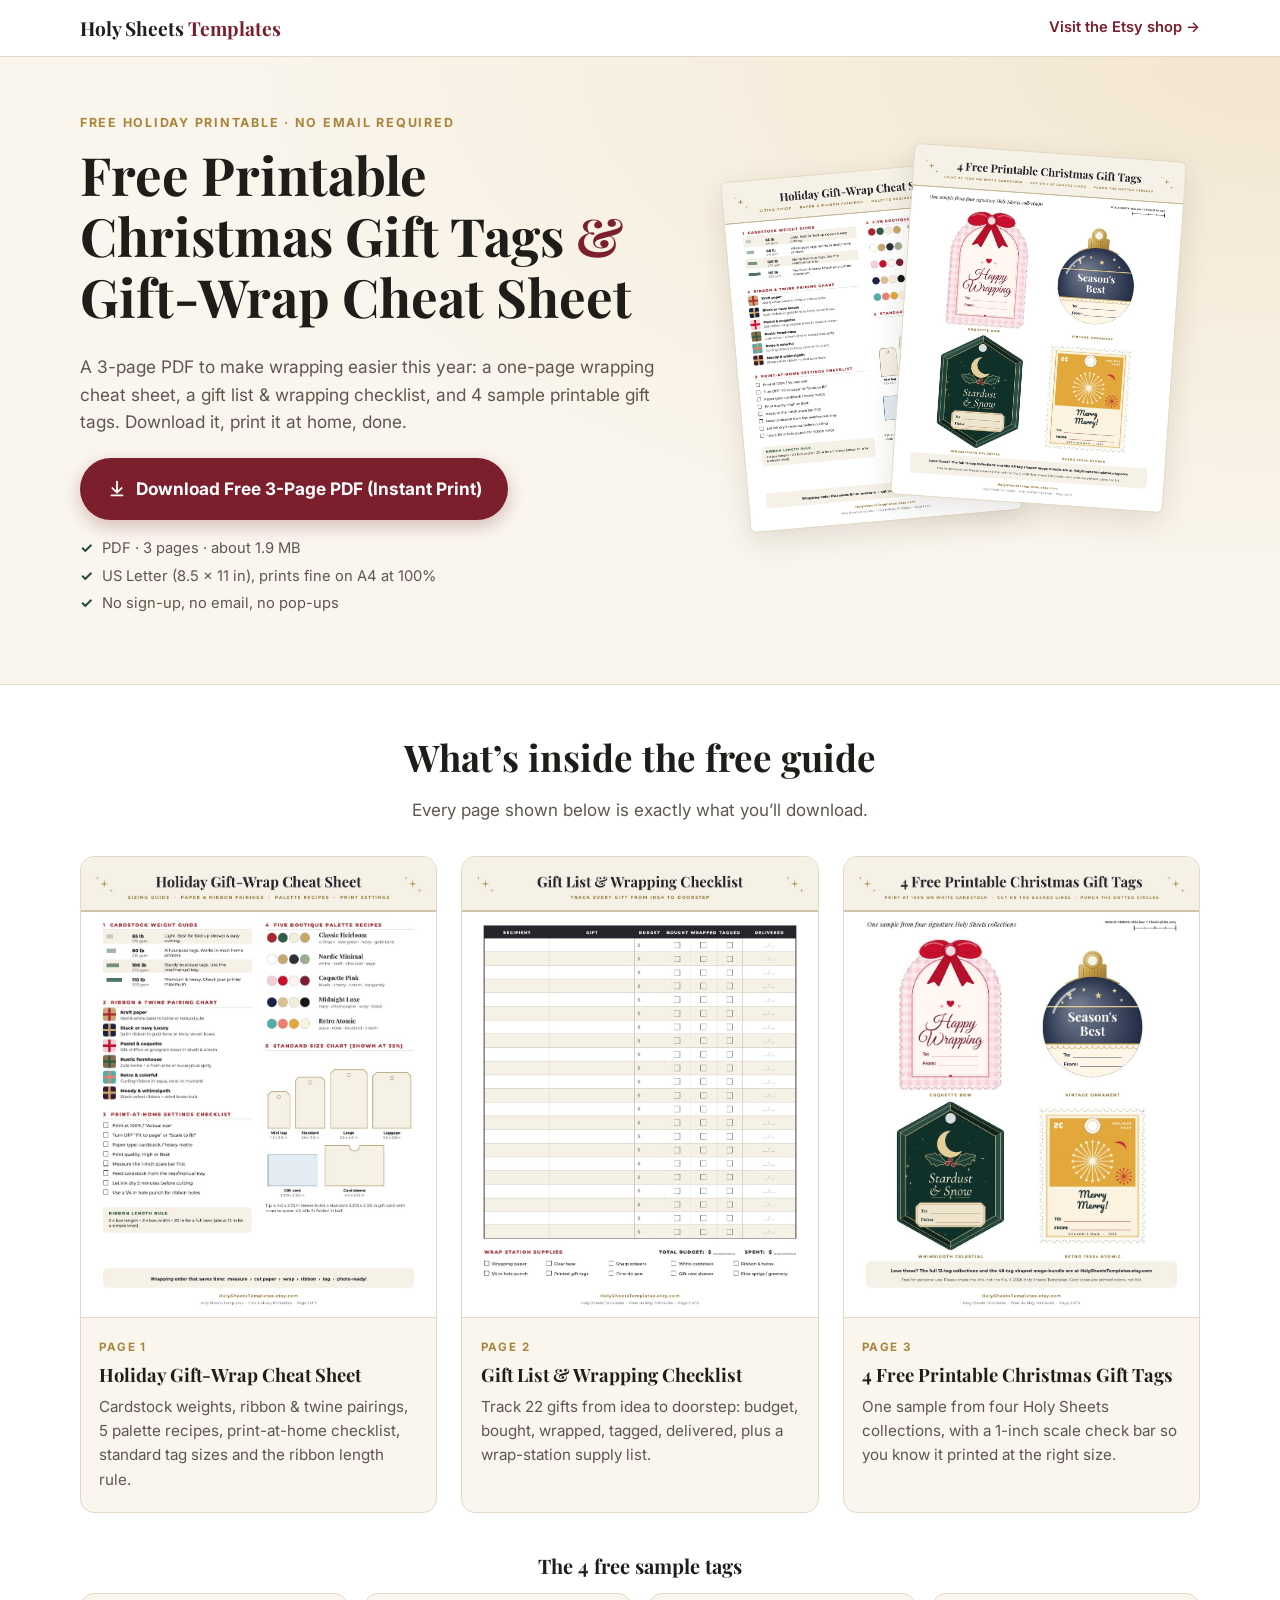
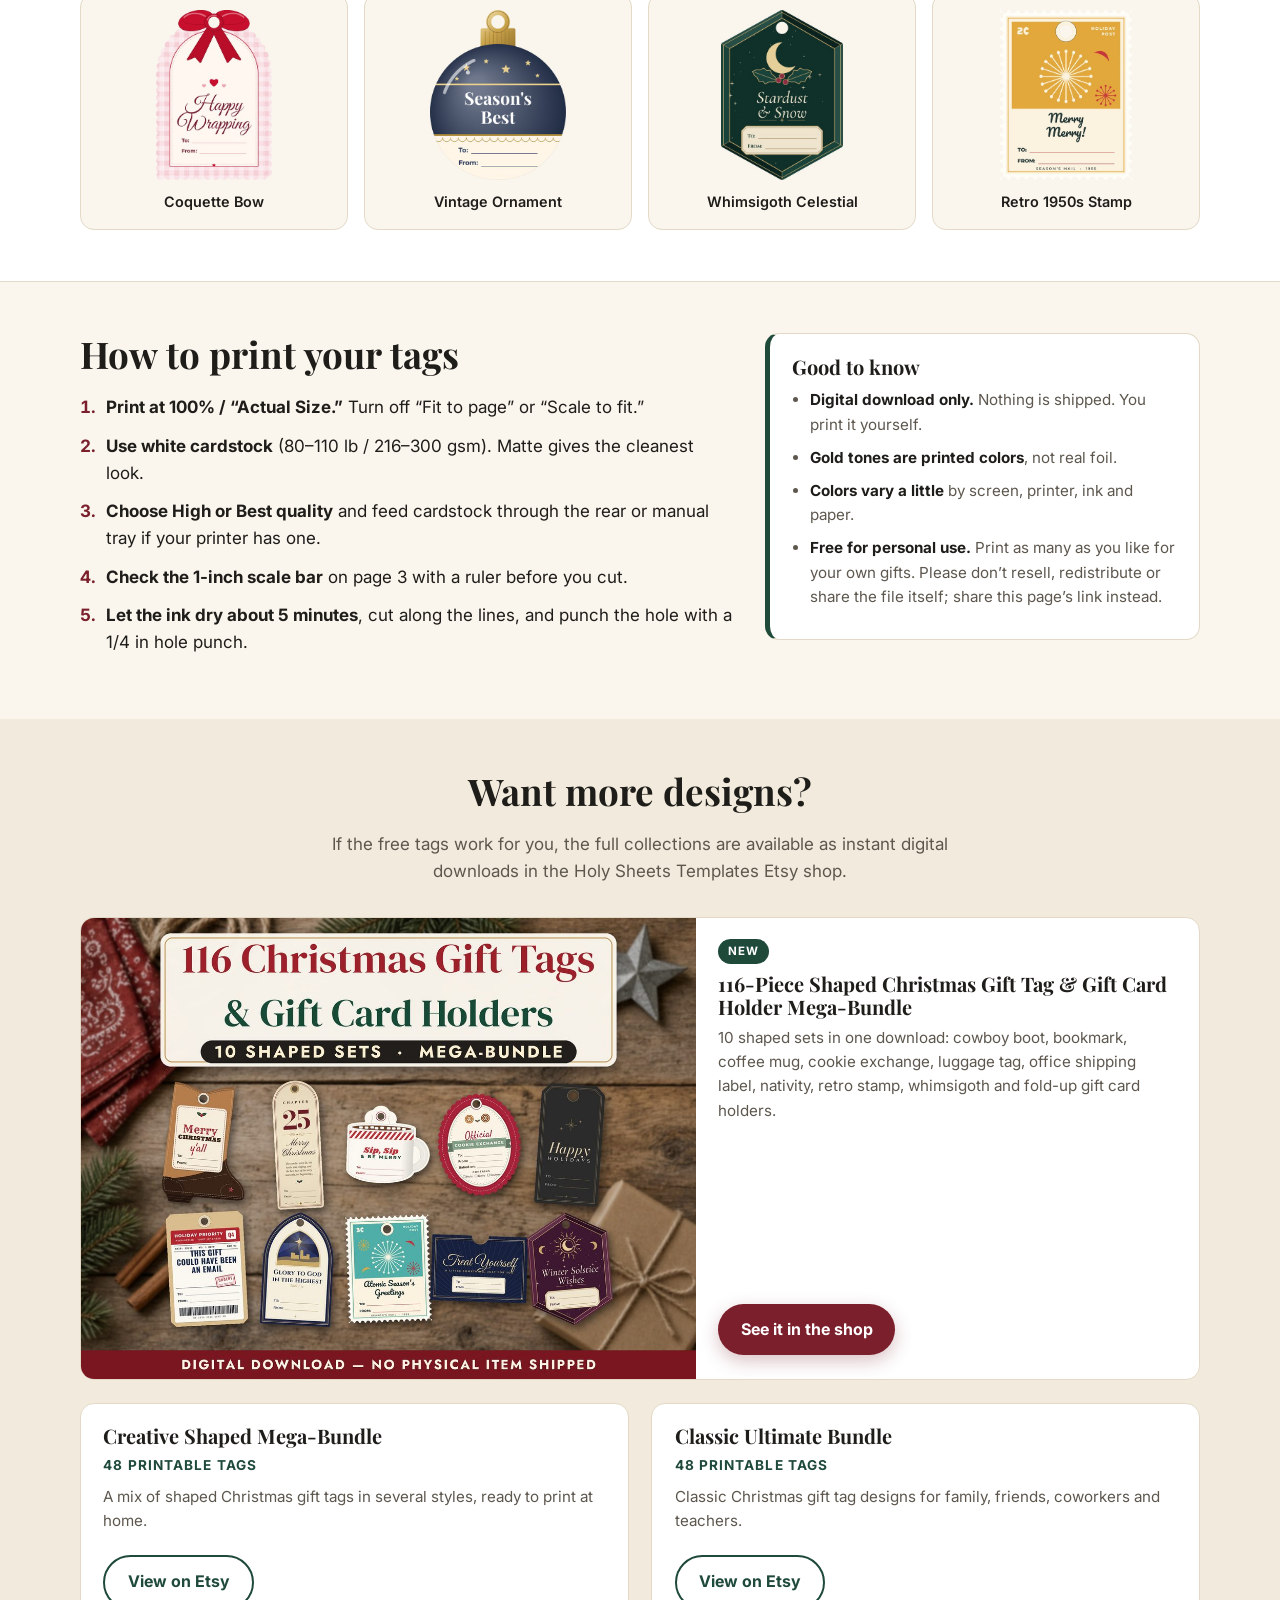
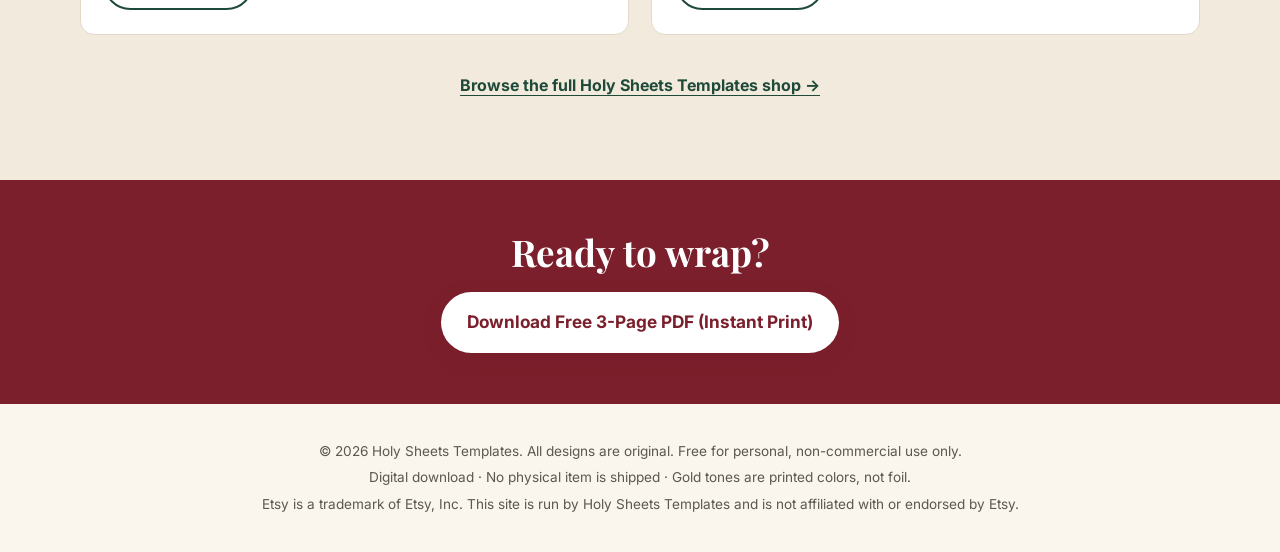
<file: index.html>
<!doctype html>
<html lang="en">
<head>
<meta charset="utf-8">
<meta name="viewport" content="width=device-width, initial-scale=1">
<title>Free Printable Christmas Gift Tags &amp; Gift-Wrap Cheat Sheet | Holy Sheets Templates</title>
<meta name="description" content="Free 3-page printable PDF: Holiday Gift-Wrap Cheat Sheet, Gift List &amp; Wrapping Checklist, and 4 free printable Christmas gift tags. Instant download, no email required. Print at home on white cardstock.">
<meta property="og:type" content="website">
<meta property="og:title" content="Free Printable Christmas Gift Tags + Gift-Wrap Cheat Sheet">
<meta property="og:description" content="Instant 3-page PDF. No email, no sign-up. 4 free sample tags, a wrapping cheat sheet and a gift checklist from Holy Sheets Templates.">
<meta property="og:image" content="https://holy-sheets-free-gift-wrap-guide.onrender.com/img/guide-page-3.jpg">
<meta property="og:url" content="https://holy-sheets-free-gift-wrap-guide.onrender.com/">
<link rel="canonical" href="https://holy-sheets-free-gift-wrap-guide.onrender.com/">
<meta name="twitter:card" content="summary_large_image">
<meta name="theme-color" content="#7a1f2b">
<link rel="preconnect" href="https://fonts.googleapis.com">
<link rel="preconnect" href="https://fonts.gstatic.com" crossorigin>
<link href="https://fonts.googleapis.com/css2?family=Playfair+Display:wght@600;700&family=Inter:wght@400;500;600;700&display=swap" rel="stylesheet">
<link rel="stylesheet" href="styles.css">
</head>
<body>
<header class="topbar">
  <div class="wrap topbar-inner">
    <a class="brand" href="https://holysheetstemplates.etsy.com" rel="noopener">Holy Sheets <span>Templates</span></a>
    <a class="topbar-link" href="https://holysheetstemplates.etsy.com" rel="noopener"><span class="hide-sm">Visit the </span>Etsy shop &rarr;</a>
  </div>
</header>

<main>
  <section class="hero">
    <div class="wrap hero-grid">
      <div class="hero-copy">
        <p class="eyebrow">Free holiday printable &middot; No email required</p>
        <h1>Free Printable Christmas Gift Tags <span class="amp">&amp;</span> Gift-Wrap Cheat Sheet</h1>
        <p class="lede">A 3-page PDF to make wrapping easier this year: a one-page wrapping cheat sheet, a gift list &amp; wrapping checklist, and 4 sample printable gift tags. Download it, print it at home, done.</p>
        <a class="btn btn-primary btn-xl" href="Holy_Sheets_Free_Gift_Wrap_Guide_and_Sample_Tags.pdf" download>
          <svg aria-hidden="true" viewBox="0 0 24 24" width="22" height="22"><path fill="currentColor" d="M12 3a1 1 0 0 1 1 1v9.59l3.3-3.3a1 1 0 1 1 1.4 1.42l-5 5a1 1 0 0 1-1.4 0l-5-5a1 1 0 1 1 1.4-1.42l3.3 3.3V4a1 1 0 0 1 1-1ZM5 19a1 1 0 0 1 1-1h12a1 1 0 1 1 0 2H6a1 1 0 0 1-1-1Z"/></svg>
          Download Free 3-Page PDF (Instant Print)
        </a>
        <ul class="facts">
          <li>PDF &middot; 3 pages &middot; about 1.9 MB</li>
          <li>US Letter (8.5 &times; 11 in), prints fine on A4 at 100%</li>
          <li>No sign-up, no email, no pop-ups</li>
        </ul>
      </div>
      <div class="hero-art" aria-hidden="true">
        <img class="page p1" src="img/guide-page-1.jpg" alt="" width="935" height="1210">
        <img class="page p3" src="img/guide-page-3.jpg" alt="" width="935" height="1210">
      </div>
    </div>
  </section>

  <section class="inside" id="inside">
    <div class="wrap">
      <h2>What&rsquo;s inside the free guide</h2>
      <p class="section-sub">Every page shown below is exactly what you&rsquo;ll download.</p>
      <div class="pages">
        <figure class="card">
          <a href="img/guide-page-1.jpg" target="_blank" rel="noopener"><img src="img/guide-page-1.jpg" alt="Page 1: Holiday Gift-Wrap Cheat Sheet with a cardstock weight guide, ribbon pairing chart, print settings checklist, palette recipes and standard tag size chart" width="935" height="1210" loading="lazy"></a>
          <figcaption><span class="num">Page 1</span><strong>Holiday Gift-Wrap Cheat Sheet</strong>Cardstock weights, ribbon &amp; twine pairings, 5 palette recipes, print-at-home checklist, standard tag sizes and the ribbon length rule.</figcaption>
        </figure>
        <figure class="card">
          <a href="img/guide-page-2.jpg" target="_blank" rel="noopener"><img src="img/guide-page-2.jpg" alt="Page 2: Gift List and Wrapping Checklist table with columns for recipient, gift, budget, bought, wrapped, tagged and delivered" width="935" height="1210" loading="lazy"></a>
          <figcaption><span class="num">Page 2</span><strong>Gift List &amp; Wrapping Checklist</strong>Track 22 gifts from idea to doorstep: budget, bought, wrapped, tagged, delivered, plus a wrap-station supply list.</figcaption>
        </figure>
        <figure class="card">
          <a href="img/guide-page-3.jpg" target="_blank" rel="noopener"><img src="img/guide-page-3.jpg" alt="Page 3: Four free printable Christmas gift tags in coquette bow, vintage ornament, whimsigoth celestial and retro 1950s stamp styles" width="935" height="1210" loading="lazy"></a>
          <figcaption><span class="num">Page 3</span><strong>4 Free Printable Christmas Gift Tags</strong>One sample from four Holy Sheets collections, with a 1-inch scale check bar so you know it printed at the right size.</figcaption>
        </figure>
      </div>

      <h3 class="tags-title">The 4 free sample tags</h3>
      <ul class="tags">
        <li><img src="img/sample-tag-1.jpg" alt="Coquette bow gift tag reading Happy Wrapping" width="325" height="480" loading="lazy"><span>Coquette Bow</span></li>
        <li><img src="img/sample-tag-2.jpg" alt="Navy vintage ornament gift tag reading Season's Best" width="384" height="480" loading="lazy"><span>Vintage Ornament</span></li>
        <li><img src="img/sample-tag-3.jpg" alt="Dark green hexagon whimsigoth gift tag reading Stardust and Snow" width="344" height="480" loading="lazy"><span>Whimsigoth Celestial</span></li>
        <li><img src="img/sample-tag-4.jpg" alt="Retro 1950s postage stamp gift tag reading Merry Merry" width="375" height="480" loading="lazy"><span>Retro 1950s Stamp</span></li>
      </ul>
    </div>
  </section>

  <section class="howto">
    <div class="wrap howto-grid">
      <div>
        <h2>How to print your tags</h2>
        <ol class="steps">
          <li><strong>Print at 100% / &ldquo;Actual Size.&rdquo;</strong> Turn off &ldquo;Fit to page&rdquo; or &ldquo;Scale to fit.&rdquo;</li>
          <li><strong>Use white cardstock</strong> (80&ndash;110 lb / 216&ndash;300 gsm). Matte gives the cleanest look.</li>
          <li><strong>Choose High or Best quality</strong> and feed cardstock through the rear or manual tray if your printer has one.</li>
          <li><strong>Check the 1-inch scale bar</strong> on page 3 with a ruler before you cut.</li>
          <li><strong>Let the ink dry about 5 minutes</strong>, cut along the lines, and punch the hole with a 1/4 in hole punch.</li>
        </ol>
      </div>
      <aside class="note">
        <h3>Good to know</h3>
        <ul>
          <li><strong>Digital download only.</strong> Nothing is shipped. You print it yourself.</li>
          <li><strong>Gold tones are printed colors</strong>, not real foil.</li>
          <li><strong>Colors vary a little</strong> by screen, printer, ink and paper.</li>
          <li><strong>Free for personal use.</strong> Print as many as you like for your own gifts. Please don&rsquo;t resell, redistribute or share the file itself; share this page&rsquo;s link instead.</li>
        </ul>
      </aside>
    </div>
  </section>

  <section class="shop" id="shop">
    <div class="wrap">
      <h2>Want more designs?</h2>
      <p class="section-sub">If the free tags work for you, the full collections are available as instant digital downloads in the Holy Sheets Templates Etsy shop.</p>
      <div class="offers">
        <article class="offer offer-feature">
          <img src="img/mega-bundle-116-hero.jpg" alt="116 Christmas gift tags and gift card holders mega-bundle preview showing 10 shaped tag sets" width="1200" height="900" loading="lazy">
          <div class="offer-body">
            <p class="badge">New</p>
            <h3>116-Piece Shaped Christmas Gift Tag &amp; Gift Card Holder Mega-Bundle</h3>
            <p>10 shaped sets in one download: cowboy boot, bookmark, coffee mug, cookie exchange, luggage tag, office shipping label, nativity, retro stamp, whimsigoth and fold-up gift card holders.</p>
            <a class="btn btn-primary" href="https://holysheetstemplates.etsy.com/listing/4624425070" rel="noopener" data-listing="mega-bundle-116">See it in the shop</a>
          </div>
        </article>
        <article class="offer">
          <div class="offer-body">
            <h3>Creative Shaped Mega-Bundle</h3>
            <p class="meta">48 printable tags</p>
            <p>A mix of shaped Christmas gift tags in several styles, ready to print at home.</p>
            <a class="btn btn-outline" href="https://holysheetstemplates.etsy.com/listing/4624389409" rel="noopener">View on Etsy</a>
          </div>
        </article>
        <article class="offer">
          <div class="offer-body">
            <h3>Classic Ultimate Bundle</h3>
            <p class="meta">48 printable tags</p>
            <p>Classic Christmas gift tag designs for family, friends, coworkers and teachers.</p>
            <a class="btn btn-outline" href="https://holysheetstemplates.etsy.com/listing/4623588716" rel="noopener">View on Etsy</a>
          </div>
        </article>
      </div>
      <p class="center"><a class="btn btn-ghost" href="https://holysheetstemplates.etsy.com" rel="noopener">Browse the full Holy Sheets Templates shop &rarr;</a></p>
    </div>
  </section>

  <section class="final">
    <div class="wrap center">
      <h2>Ready to wrap?</h2>
      <a class="btn btn-primary btn-xl" href="Holy_Sheets_Free_Gift_Wrap_Guide_and_Sample_Tags.pdf" download>Download Free 3-Page PDF (Instant Print)</a>
    </div>
  </section>
</main>

<footer class="footer">
  <div class="wrap">
    <p>&copy; 2026 Holy Sheets Templates. All designs are original. Free for personal, non-commercial use only.</p>
    <p>Digital download &middot; No physical item is shipped &middot; Gold tones are printed colors, not foil.</p>
    <p>Etsy is a trademark of Etsy, Inc. This site is run by Holy Sheets Templates and is not affiliated with or endorsed by Etsy.</p>
  </div>
</footer>
</body>
</html>
</file>
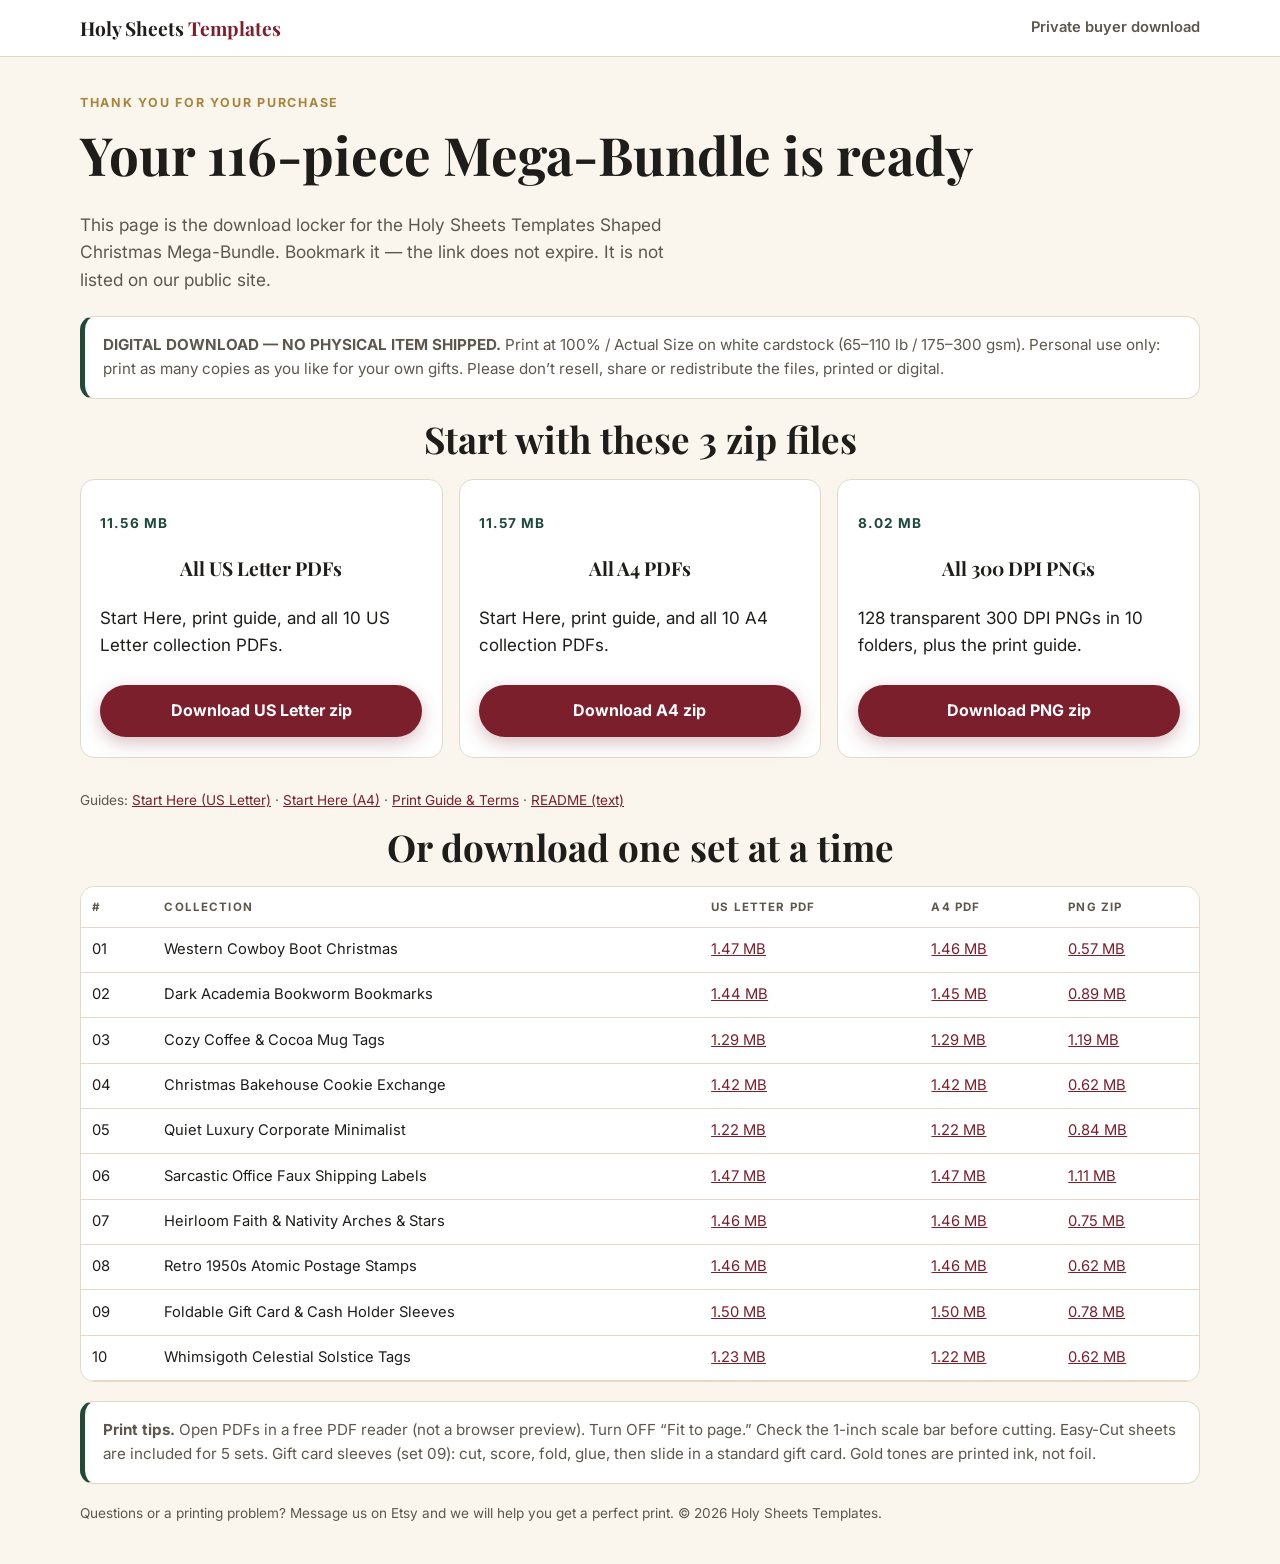
<file: dl/kwy0rooP7esVeiu8SkRuA2hl/index.html>
<!doctype html>
<html lang="en">
<head>
<meta charset="utf-8">
<meta name="viewport" content="width=device-width, initial-scale=1">
<title>Mega-Bundle Download | Holy Sheets Templates</title>
<meta name="robots" content="noindex, nofollow, noarchive">
<meta name="googlebot" content="noindex, nofollow, noarchive">
<meta name="description" content="Private download page for Holy Sheets Templates Mega-Bundle buyers.">
<meta name="theme-color" content="#7a1f2b">
<link rel="preconnect" href="https://fonts.googleapis.com">
<link rel="preconnect" href="https://fonts.gstatic.com" crossorigin>
<link href="https://fonts.googleapis.com/css2?family=Playfair+Display:wght@600;700&family=Inter:wght@400;500;600;700&display=swap" rel="stylesheet">
<link rel="stylesheet" href="../../styles.css">
<style>
  .dl-hero{padding:2.2rem 0 1.6rem}
  .dl-box{background:#fff;border:1px solid var(--line);border-radius:var(--r);padding:1.3rem 1.4rem;margin:1.1rem 0}
  .dl-zips{display:grid;gap:1rem;margin:1.2rem 0 2rem}
  @media(min-width:800px){.dl-zips{grid-template-columns:1fr 1fr 1fr}}
  .dl-zip{background:#fff;border:1px solid var(--line);border-radius:var(--r);padding:1.2rem 1.2rem 1.3rem;display:flex;flex-direction:column;gap:.55rem}
  .dl-zip h2{font-size:1.2rem;margin:0}
  .size{font-weight:700;color:var(--pine);font-size:.85rem;text-transform:uppercase;letter-spacing:.08em}
  table{width:100%;border-collapse:collapse;font-size:.92rem;background:#fff;border-radius:var(--r);overflow:hidden}
  th,td{padding:.65rem .7rem;text-align:left;border-bottom:1px solid var(--line);vertical-align:top}
  th{font-size:.72rem;text-transform:uppercase;letter-spacing:.1em;color:var(--muted)}
  .notice{background:#fff;border:1px solid var(--line);border-left:5px solid var(--pine);border-radius:var(--r);padding:1rem 1.15rem;margin:1.2rem 0;color:var(--muted);font-size:.95rem}
  .tiny{font-size:.85rem;color:var(--muted)}
</style>
</head>
<body>
<header class="topbar">
  <div class="wrap topbar-inner">
    <span class="brand">Holy Sheets <span>Templates</span></span>
    <span class="topbar-link" style="cursor:default;color:var(--muted)">Private buyer download</span>
  </div>
</header>
<main>
  <section class="dl-hero">
    <div class="wrap">
      <p class="eyebrow">Thank you for your purchase</p>
      <h1>Your 116-piece Mega-Bundle is ready</h1>
      <p class="lede">This page is the download locker for the Holy Sheets Templates Shaped Christmas Mega-Bundle. Bookmark it — the link does not expire. It is not listed on our public site.</p>
      <p class="notice"><strong>DIGITAL DOWNLOAD — NO PHYSICAL ITEM SHIPPED.</strong> Print at 100% / Actual Size on white cardstock (65–110 lb / 175–300 gsm). Personal use only: print as many copies as you like for your own gifts. Please don’t resell, share or redistribute the files, printed or digital.</p>
      <h2>Start with these 3 zip files</h2>
      <div class="dl-zips">
        <article class="dl-zip">
          <p class="size">11.56 MB</p>
          <h2>All US Letter PDFs</h2>
          <p>Start Here, print guide, and all 10 US Letter collection PDFs.</p>
          <a class="btn btn-primary" href="HolySheets_116_MegaBundle_All_US_Letter.zip" download>Download US Letter zip</a>
        </article>
        <article class="dl-zip">
          <p class="size">11.57 MB</p>
          <h2>All A4 PDFs</h2>
          <p>Start Here, print guide, and all 10 A4 collection PDFs.</p>
          <a class="btn btn-primary" href="HolySheets_116_MegaBundle_All_A4.zip" download>Download A4 zip</a>
        </article>
        <article class="dl-zip">
          <p class="size">8.02 MB</p>
          <h2>All 300 DPI PNGs</h2>
          <p>128 transparent 300 DPI PNGs in 10 folders, plus the print guide.</p>
          <a class="btn btn-primary" href="HolySheets_116_MegaBundle_All_PNG_300DPI.zip" download>Download PNG zip</a>
        </article>
      </div>
      <p class="tiny">Guides:
        <a href="HolySheets_116_MegaBundle_Start_Here_US_Letter.pdf">Start Here (US Letter)</a> ·
        <a href="HolySheets_116_MegaBundle_Start_Here_A4.pdf">Start Here (A4)</a> ·
        <a href="HolySheets_116_MegaBundle_Print_Guide_and_Terms.pdf">Print Guide &amp; Terms</a> ·
        <a href="README_Print_Guide_and_Terms.txt">README (text)</a>
      </p>
      <h2>Or download one set at a time</h2>
      <div class="dl-box" style="padding:0;overflow:auto">
        <table>
          <thead><tr><th>#</th><th>Collection</th><th>US Letter PDF</th><th>A4 PDF</th><th>PNG zip</th></tr></thead>
          <tbody>
          <tr><td>01</td><td>Western Cowboy Boot Christmas</td><td><a href="US_Letter/01_Western_Cowboy_Boot_Christmas/Western_Cowboy_Boot_Christmas_Gift_Tags_US_Letter.pdf">1.47 MB</a></td><td><a href="A4/01_Western_Cowboy_Boot_Christmas/Western_Cowboy_Boot_Christmas_Gift_Tags_A4.pdf">1.46 MB</a></td><td><a href="PNG/01_Western_Cowboy_Boot_Christmas/Western_Cowboy_Boot_Christmas_Gift_Tags_PNG_Tags_300DPI.zip">0.57 MB</a></td></tr>
<tr><td>02</td><td>Dark Academia Bookworm Bookmarks</td><td><a href="US_Letter/02_Dark_Academia_Bookworm_Bookmarks/Dark_Academia_Bookworm_Bookmark_Gift_Tags_US_Letter.pdf">1.44 MB</a></td><td><a href="A4/02_Dark_Academia_Bookworm_Bookmarks/Dark_Academia_Bookworm_Bookmark_Gift_Tags_A4.pdf">1.45 MB</a></td><td><a href="PNG/02_Dark_Academia_Bookworm_Bookmarks/Dark_Academia_Bookworm_Bookmark_Gift_Tags_PNG_Tags_300DPI.zip">0.89 MB</a></td></tr>
<tr><td>03</td><td>Cozy Coffee & Cocoa Mug Tags</td><td><a href="US_Letter/03_Cozy_Coffee_Cocoa_Mug_Tags/Cozy_Coffee_Cocoa_Mug_Gift_Tags_US_Letter.pdf">1.29 MB</a></td><td><a href="A4/03_Cozy_Coffee_Cocoa_Mug_Tags/Cozy_Coffee_Cocoa_Mug_Gift_Tags_A4.pdf">1.29 MB</a></td><td><a href="PNG/03_Cozy_Coffee_Cocoa_Mug_Tags/Cozy_Coffee_Cocoa_Mug_Gift_Tags_PNG_Tags_300DPI.zip">1.19 MB</a></td></tr>
<tr><td>04</td><td>Christmas Bakehouse Cookie Exchange</td><td><a href="US_Letter/04_Christmas_Bakehouse_Cookie_Exchange/Christmas_Bakehouse_Cookie_Exchange_Gift_Tags_US_Letter.pdf">1.42 MB</a></td><td><a href="A4/04_Christmas_Bakehouse_Cookie_Exchange/Christmas_Bakehouse_Cookie_Exchange_Gift_Tags_A4.pdf">1.42 MB</a></td><td><a href="PNG/04_Christmas_Bakehouse_Cookie_Exchange/Christmas_Bakehouse_Cookie_Exchange_Gift_Tags_PNG_Tags_300DPI.zip">0.62 MB</a></td></tr>
<tr><td>05</td><td>Quiet Luxury Corporate Minimalist</td><td><a href="US_Letter/05_Quiet_Luxury_Corporate_Minimalist/Quiet_Luxury_Minimalist_Luggage_Gift_Tags_US_Letter.pdf">1.22 MB</a></td><td><a href="A4/05_Quiet_Luxury_Corporate_Minimalist/Quiet_Luxury_Minimalist_Luggage_Gift_Tags_A4.pdf">1.22 MB</a></td><td><a href="PNG/05_Quiet_Luxury_Corporate_Minimalist/Quiet_Luxury_Minimalist_Luggage_Gift_Tags_PNG_Tags_300DPI.zip">0.84 MB</a></td></tr>
<tr><td>06</td><td>Sarcastic Office Faux Shipping Labels</td><td><a href="US_Letter/06_Sarcastic_Office_Shipping_Labels/Sarcastic_Office_Gift_Tags_US_Letter.pdf">1.47 MB</a></td><td><a href="A4/06_Sarcastic_Office_Shipping_Labels/Sarcastic_Office_Gift_Tags_A4.pdf">1.47 MB</a></td><td><a href="PNG/06_Sarcastic_Office_Shipping_Labels/Sarcastic_Office_Gift_Tags_PNG_Tags_300DPI.zip">1.11 MB</a></td></tr>
<tr><td>07</td><td>Heirloom Faith & Nativity Arches & Stars</td><td><a href="US_Letter/07_Heirloom_Faith_Nativity_Arches/Faith_Nativity_Arch_Gift_Tags_US_Letter.pdf">1.46 MB</a></td><td><a href="A4/07_Heirloom_Faith_Nativity_Arches/Faith_Nativity_Arch_Gift_Tags_A4.pdf">1.46 MB</a></td><td><a href="PNG/07_Heirloom_Faith_Nativity_Arches/Faith_Nativity_Arch_Gift_Tags_PNG_Tags_300DPI.zip">0.75 MB</a></td></tr>
<tr><td>08</td><td>Retro 1950s Atomic Postage Stamps</td><td><a href="US_Letter/08_Retro_1950s_Atomic_Postage_Stamps/Retro_1950s_Atomic_Gift_Tags_US_Letter.pdf">1.46 MB</a></td><td><a href="A4/08_Retro_1950s_Atomic_Postage_Stamps/Retro_1950s_Atomic_Gift_Tags_A4.pdf">1.46 MB</a></td><td><a href="PNG/08_Retro_1950s_Atomic_Postage_Stamps/Retro_1950s_Atomic_Gift_Tags_PNG_Tags_300DPI.zip">0.62 MB</a></td></tr>
<tr><td>09</td><td>Foldable Gift Card & Cash Holder Sleeves</td><td><a href="US_Letter/09_Foldable_Gift_Card_Cash_Sleeves/Christmas_Gift_Card_Holders_US_Letter.pdf">1.50 MB</a></td><td><a href="A4/09_Foldable_Gift_Card_Cash_Sleeves/Christmas_Gift_Card_Holders_A4.pdf">1.50 MB</a></td><td><a href="PNG/09_Foldable_Gift_Card_Cash_Sleeves/Christmas_Gift_Card_Holders_PNG_Tags_300DPI.zip">0.78 MB</a></td></tr>
<tr><td>10</td><td>Whimsigoth Celestial Solstice Tags</td><td><a href="US_Letter/10_Whimsigoth_Celestial_Solstice_Tags/Whimsigoth_Celestial_Gift_Tags_US_Letter.pdf">1.23 MB</a></td><td><a href="A4/10_Whimsigoth_Celestial_Solstice_Tags/Whimsigoth_Celestial_Gift_Tags_A4.pdf">1.22 MB</a></td><td><a href="PNG/10_Whimsigoth_Celestial_Solstice_Tags/Whimsigoth_Celestial_Gift_Tags_PNG_Tags_300DPI.zip">0.62 MB</a></td></tr>
          </tbody>
        </table>
      </div>
      <div class="notice">
        <strong>Print tips.</strong> Open PDFs in a free PDF reader (not a browser preview). Turn OFF “Fit to page.” Check the 1-inch scale bar before cutting. Easy-Cut sheets are included for 5 sets. Gift card sleeves (set 09): cut, score, fold, glue, then slide in a standard gift card. Gold tones are printed ink, not foil.
      </div>
      <p class="tiny">Questions or a printing problem? Message us on Etsy and we will help you get a perfect print. © 2026 Holy Sheets Templates.</p>
    </div>
  </section>
</main>
</body>
</html>
</file>
<file: styles.css>
:root{--cream:#faf6ee;--cream-2:#f2ebdd;--ink:#1f1d1a;--muted:#5d574e;--berry:#7a1f2b;--berry-d:#5e1620;--pine:#1f4a3a;--gold:#a8853a;--line:#e3d9c6;--r:14px;--shadow:0 10px 30px rgba(60,40,20,.12)}
*{box-sizing:border-box}
html{-webkit-text-size-adjust:100%}
body{margin:0;font-family:Inter,system-ui,-apple-system,"Segoe UI",Roboto,sans-serif;color:var(--ink);background:var(--cream);line-height:1.6;font-size:17px}
img{max-width:100%;height:auto;display:block}
a{color:var(--berry)}
h1,h2,h3{font-family:"Playfair Display",Georgia,serif;line-height:1.15;margin:0 0 .5em}
h1{font-size:clamp(2rem,6vw,3.3rem)}
h2{font-size:clamp(1.6rem,4.2vw,2.3rem);text-align:center}
h3{font-size:1.25rem}
.wrap{width:min(1120px,100% - 2.5rem);margin-inline:auto}
.center{text-align:center}
.topbar{background:#fff;border-bottom:1px solid var(--line)}
.topbar-inner{display:flex;justify-content:space-between;align-items:center;padding:.8rem 0;gap:1rem}
.brand{font-family:"Playfair Display",Georgia,serif;font-weight:700;font-size:1.2rem;color:var(--ink);text-decoration:none}
.brand span{color:var(--berry)}
.topbar-link{font-size:.92rem;font-weight:600;text-decoration:none}
.hero{padding:2.2rem 0 3rem;background:radial-gradient(ellipse at top right,#f3e6cf 0,transparent 60%),var(--cream)}
.hero-grid{display:grid;gap:2rem;align-items:center}
.eyebrow{text-transform:uppercase;letter-spacing:.14em;font-size:.78rem;font-weight:700;color:var(--gold);margin:0 0 .7rem}
.amp{color:var(--berry)}
.lede{font-size:1.08rem;color:var(--muted);margin:0 0 1.4rem;max-width:36em}
.btn{display:inline-flex;align-items:center;justify-content:center;gap:.55rem;font-weight:700;text-decoration:none;border-radius:999px;padding:.8rem 1.4rem;transition:transform .15s,background .15s,box-shadow .15s;font-size:1rem;text-align:center}
.btn:focus-visible{outline:3px solid var(--gold);outline-offset:3px}
.btn-primary{background:var(--berry);color:#fff;box-shadow:0 6px 18px rgba(122,31,43,.28)}
.btn-primary:hover{background:var(--berry-d);transform:translateY(-1px)}
.btn-xl{font-size:1.08rem;padding:1.05rem 1.6rem;width:100%;max-width:460px}
.btn-outline{border:2px solid var(--pine);color:var(--pine);background:transparent}
.btn-outline:hover{background:var(--pine);color:#fff}
.btn-ghost{color:var(--pine);text-decoration:underline;text-underline-offset:4px}
.facts{list-style:none;padding:0;margin:1.1rem 0 0;color:var(--muted);font-size:.92rem}
.facts li{padding-left:1.4rem;position:relative;margin:.25rem 0}
.facts li::before{content:"\2713";position:absolute;left:0;color:var(--pine);font-weight:700}
.hero-art{position:relative;height:340px;max-width:440px;margin-inline:auto;width:100%}
.hero-art .page{position:absolute;width:62%;border-radius:6px;box-shadow:var(--shadow);border:1px solid var(--line);background:#fff}
.hero-art .p1{left:0;top:18px;transform:rotate(-5deg)}
.hero-art .p3{right:0;top:0;transform:rotate(4deg)}
section{padding:3.2rem 0}
.section-sub{text-align:center;color:var(--muted);max-width:40em;margin:0 auto 2rem}
.inside{background:#fff;border-block:1px solid var(--line)}
.pages{display:grid;gap:1.5rem}
.card{margin:0;background:var(--cream);border:1px solid var(--line);border-radius:var(--r);overflow:hidden}
.card img{border-bottom:1px solid var(--line);background:#fff}
.card figcaption{padding:1rem 1.15rem 1.25rem;color:var(--muted);font-size:.95rem}
.card strong{display:block;color:var(--ink);font-family:"Playfair Display",Georgia,serif;font-size:1.15rem;margin:.15rem 0 .3rem}
.num{font-size:.72rem;text-transform:uppercase;letter-spacing:.12em;font-weight:700;color:var(--gold)}
.tags-title{text-align:center;margin-top:2.6rem}
.tags{list-style:none;padding:0;margin:1rem 0 0;display:grid;grid-template-columns:repeat(2,1fr);gap:1rem}
.tags li{background:var(--cream);border:1px solid var(--line);border-radius:var(--r);padding:1rem;display:flex;flex-direction:column;align-items:center;gap:.6rem;font-weight:600;font-size:.9rem}
.tags img{height:170px;width:auto;object-fit:contain}
.howto-grid{display:grid;gap:2rem}
.howto h2{text-align:left}
.steps{padding-left:1.3rem;margin:0}
.steps li{margin:.7rem 0;padding-left:.3rem}
.steps li::marker{color:var(--berry);font-weight:700}
.note{background:#fff;border:1px solid var(--line);border-left:5px solid var(--pine);border-radius:var(--r);padding:1.3rem 1.4rem}
.note ul{padding-left:1.1rem;margin:0;font-size:.95rem;color:var(--muted)}
.note li{margin:.55rem 0}
.note strong{color:var(--ink)}
.shop{background:var(--cream-2)}
.offers{display:grid;gap:1.4rem;margin-bottom:1.6rem}
.offer{background:#fff;border:1px solid var(--line);border-radius:var(--r);overflow:hidden;display:flex;flex-direction:column}
.offer-body{padding:1.3rem 1.4rem 1.5rem;display:flex;flex-direction:column;gap:.5rem;flex:1}
.offer-body h3{margin:0}
.offer-body p{margin:0;color:var(--muted);font-size:.95rem}
.offer-body .btn{margin-top:auto;align-self:flex-start}
.offer-body p:last-of-type{margin-bottom:.8rem}
.meta{font-weight:700;color:var(--pine)!important;font-size:.85rem!important;text-transform:uppercase;letter-spacing:.08em}
.badge{display:inline-block;align-self:flex-start;background:var(--pine);color:#fff!important;font-size:.72rem!important;font-weight:700;letter-spacing:.1em;text-transform:uppercase;padding:.2rem .6rem;border-radius:999px}
.final{background:var(--berry);color:#fff}
.final h2{color:#fff}
.final .btn-primary{background:#fff;color:var(--berry)}
.final .btn-primary:hover{background:var(--cream)}
.footer{padding:2rem 0;font-size:.85rem;color:var(--muted);text-align:center;background:var(--cream)}
.footer p{margin:.3rem 0}
@media (min-width:760px){
  .hero{padding:3.5rem 0 4rem}
  .hero-grid{grid-template-columns:1.1fr .9fr}
  .hero-art{height:430px}
  .pages{grid-template-columns:repeat(3,1fr)}
  .tags{grid-template-columns:repeat(4,1fr)}
  .howto-grid{grid-template-columns:1.2fr .8fr;align-items:start}
  .offers{grid-template-columns:repeat(2,1fr)}
  .offer-feature{grid-column:1/-1;flex-direction:row}
  .offer-feature img{width:55%;object-fit:cover}
  .btn-xl{width:auto}
}
@media (prefers-reduced-motion:reduce){.btn{transition:none}}
.brand,.topbar-link{white-space:nowrap}
@media (max-width:420px){.hide-sm{display:none}.brand{font-size:1.08rem}}
</file>
